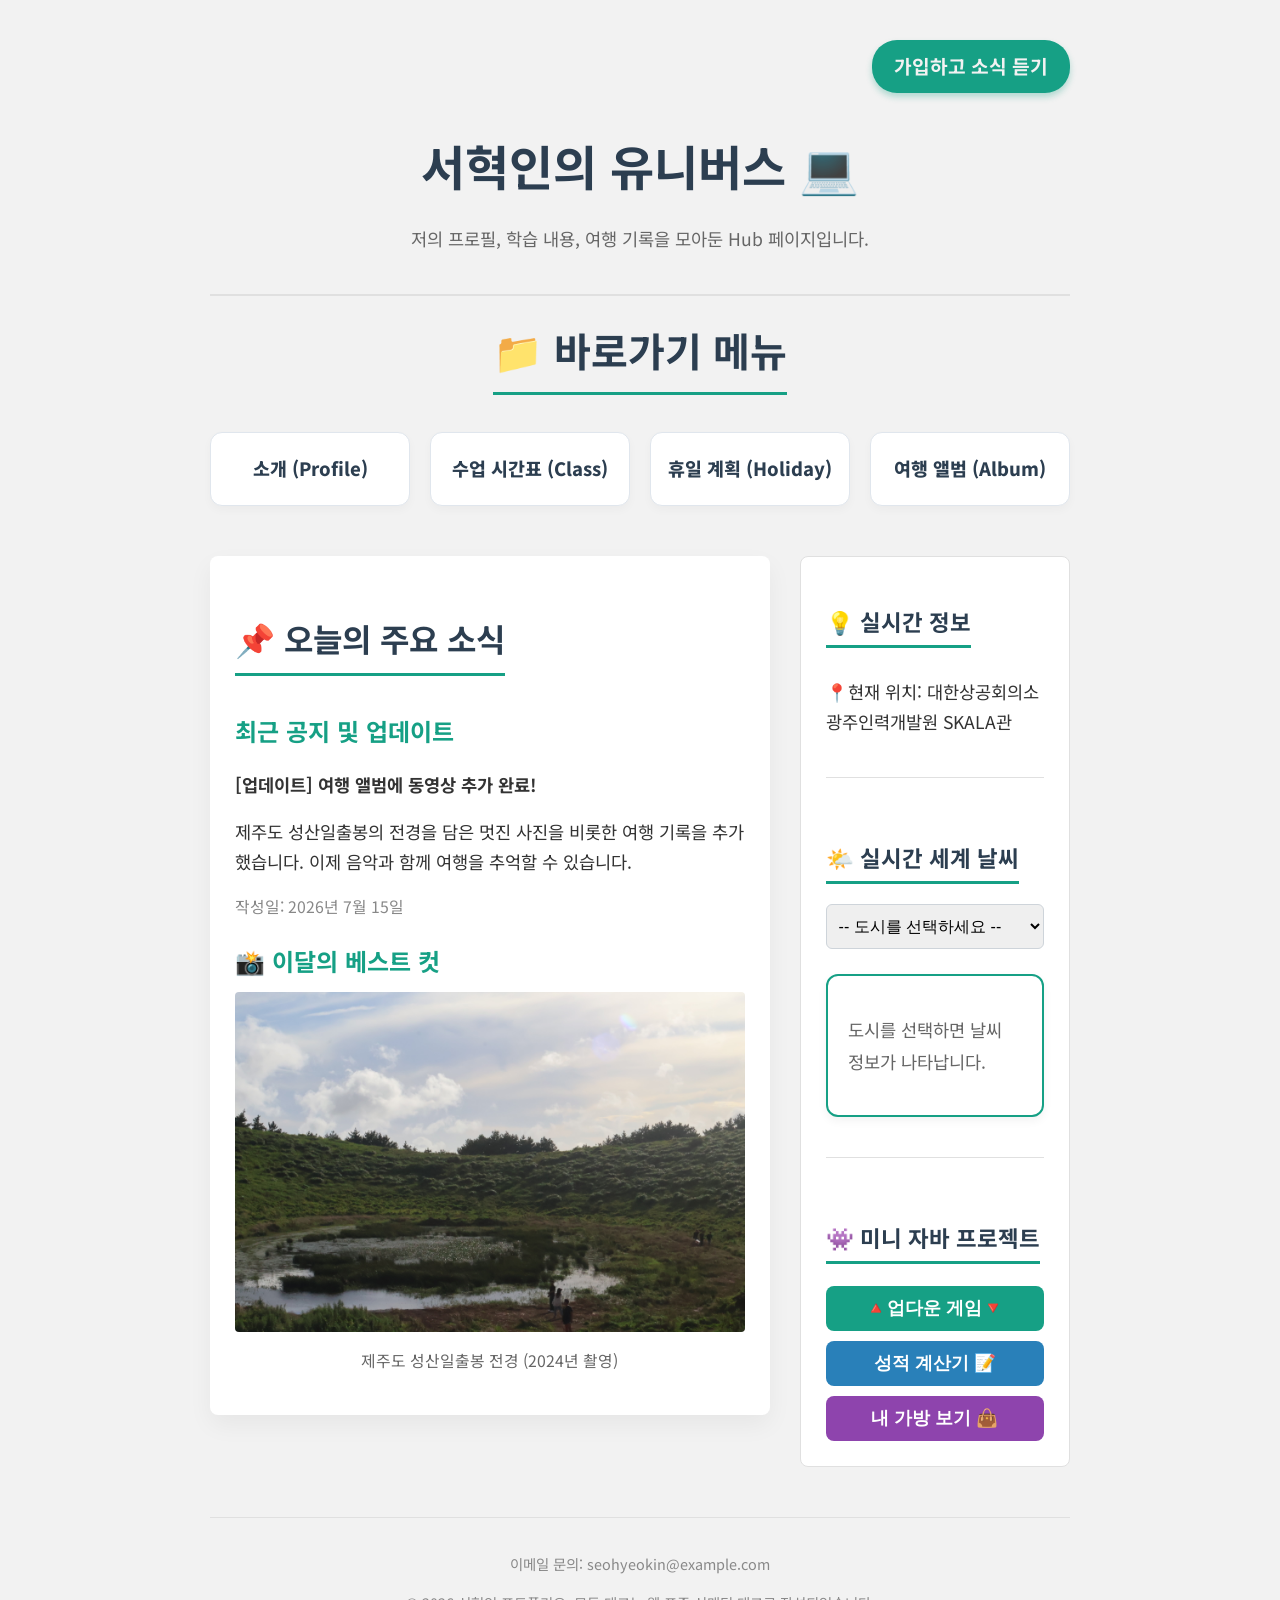
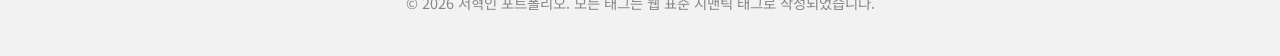
<file: html/index.html>
<!DOCTYPE html>
<html lang="ko">
<head>
    <meta charset="UTF-8">
    <meta name="viewport" content="width=device-width, initial-scale=1.0">
    <title>Welcome SKALA Hub</title>
    <link rel="stylesheet" href="../css/style.css">
</head>
<body>
    <!-- 전체를 감싸는 중앙 정렬 컨테이너 -->
    <div class="container">
        
        <!-- 상단 유틸리티 메뉴 -->
        <div class="top-util">
            <a href="signup.html">가입하고 소식 듣기</a>
        </div>

        <!-- 1. 헤더 (환영 인사) -->
        <header>
            <h1>서혁인의 유니버스 💻</h1>
            <p>저의 프로필, 학습 내용, 여행 기록을 모아둔 Hub 페이지입니다.</p>
        </header>
        
        <hr style="height: 2px;">
        
        <!-- 2. 네비게이션 메뉴 (<nav>) -->
        <nav>
            <h2>📁 바로가기 메뉴</h2>
            <ul>
                <li><a href="myProfile.html">소개 (Profile)</a></li>
                <li><a href="myClass.html">수업 시간표 (Class)</a></li>
                <li><a href="myHoliday.html">휴일 계획 (Holiday)</a></li>
                <li><a href="myTrip.html">여행 앨범 (Album)</a></li>
            </ul>
        </nav>

        <!-- 3. 포털 컨텐츠 컨테이너 (Flexbox 적용) -->
        <div class="portal-container">
            
            <!-- 메인 컨텐츠 영역 (<main>) -->
            <main>
                <h2>📌 오늘의 주요 소식</h2>
                
                <h3>최근 공지 및 업데이트</h3>
                <p><strong>[업데이트] 여행 앨범에 동영상 추가 완료!</strong></p>
                <p>제주도 성산일출봉의 전경을 담은 멋진 사진을 비롯한 여행 기록을 추가했습니다. 이제 음악과 함께 여행을 추억할 수 있습니다.</p>
                <p style="color: #888; font-size: 0.9em;">작성일: 2026년 7월 15일</p>

                <h3>📸 이달의 베스트 컷</h3>
                <!-- 이전에 구조를 잡았던 에셋 폴더의 상대 경로 적용 -->
                <img src="../media/jejudo.jpeg" alt="제주도 성산일출봉">
                <p style="text-align: center; font-size: 0.9em; color: #666;">제주도 성산일출봉 전경 (2024년 촬영)</p>
            </main>

            <!-- 사이드바 영역 (<aside>) -->
            <aside>
                <h2>💡 실시간 정보</h2>
                <p>📍현재 위치: 대한상공회의소 광주인력개발원 SKALA관</p>
                <hr>
                <h2>🌤️ 실시간 세계 날씨</h2>
                <select id="city-selector" style="width: 100%; padding: 8px; margin-bottom: 10px;">
                    <option value="">-- 도시를 선택하세요 --</option>
                    <option value="seoul">대한민국 서울 KR</option>
                    <option value="newyork">미국 뉴욕 US</option>
                    <option value="tokyo">일본 도쿄 JP</option>
                </select>

                <div id="weather-box" style="
                    border: 2px solid #16a085; 
                    padding: 20px; 
                    border-radius: 12px; 
                    margin-top: 15px; 
                    background-color: #ffffff; 
                    box-shadow: 0 4px 10px rgba(0,0,0,0.05);
                    text-align: left; 
                    line-height: 1.8;">
                    <p style="color: #666;">도시를 선택하면 날씨 정보가 나타납니다.</p>
                </div>
                <hr>
                <h2>👾 미니 자바 프로젝트</h2>
                <button onclick="startUpDownGame()" style="width: 100%; height: 45px; background-color: #16a085; color: white; border: none; border-radius: 8px; font-weight: bold; font-size: 1.1rem; cursor: pointer; transition: 0.3s; margin-top: 10px;">
                    🔺업다운 게임🔻
                </button>
                <button onclick="calculateGrade()" style="width: 100%; height: 45px; background-color: #2980b9; color: white; border: none; border-radius: 8px; font-weight: bold; font-size: 1.1rem; cursor: pointer; transition: 0.3s; margin-top: 10px;">
                    성적 계산기 📝
                </button>
                <button onclick="showMyBag()" style="width: 100%; height: 45px; background-color: #8e44ad; color: white; border: none; border-radius: 8px; font-weight: bold; font-size: 1.1rem; cursor: pointer; transition: 0.3s; margin-top: 10px;">
                    내 가방 보기 👜
                </button>
            </aside>

        </div>

        <!-- 4. 꼬리말 (<footer>) -->
        <footer>
            <p>이메일 문의: seohyeokin@example.com</p>
            <p>&copy; 2026 서혁인 포트폴리오. 모든 태그는 웹 표준 시맨틱 태그로 작성되었습니다.</p>
        </footer>
        
    </div>
    <script src="../script/upDown.js"></script>
    <script src="../script/grade.js"></script>
    <script src="../script/bag.js"></script>
    <script type="module" src="../script/realtimeInfo.js"></script>
</body>
</html>
</file>
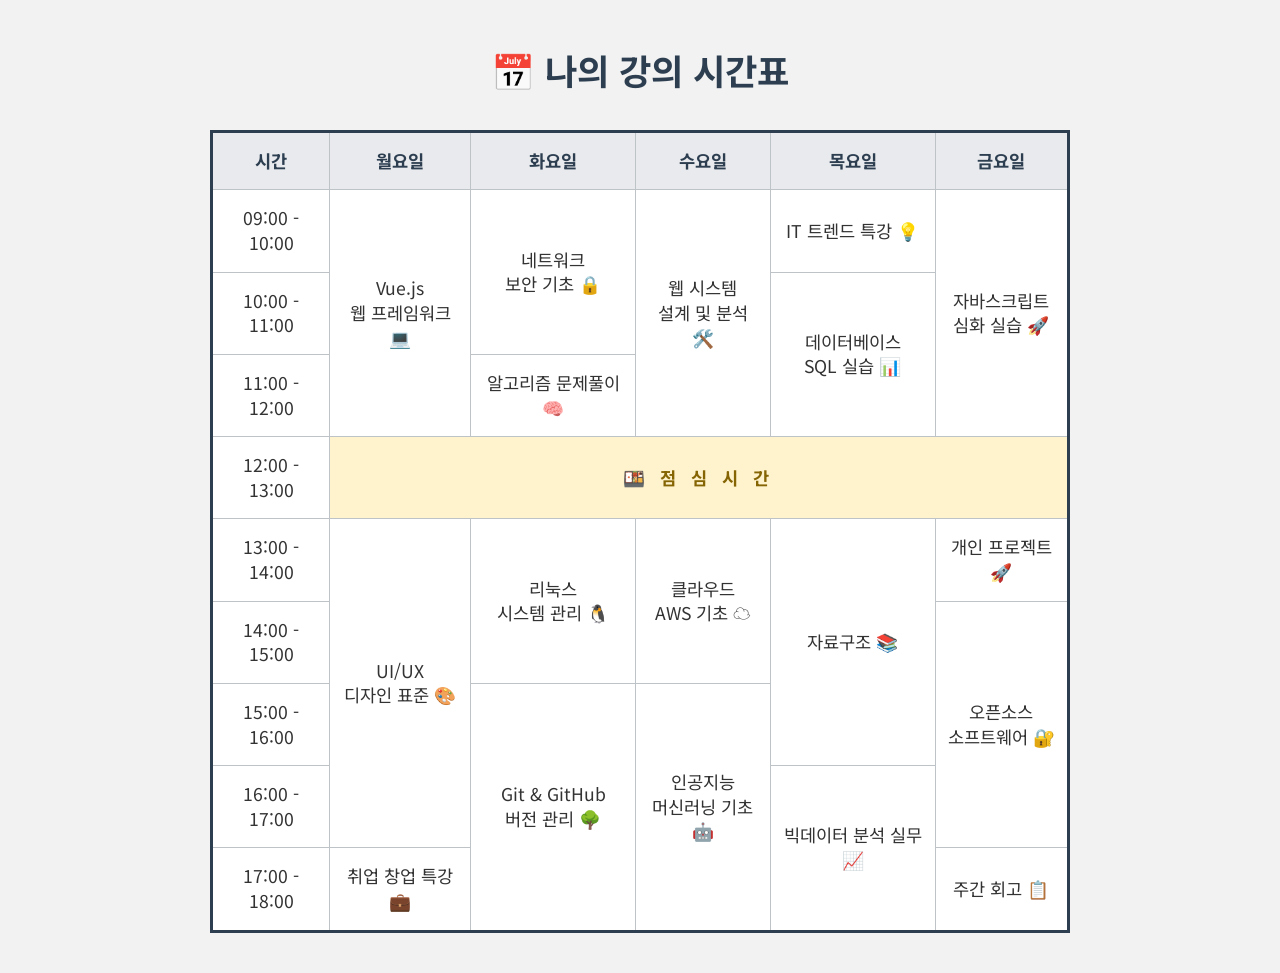
<file: html/myClass.html>
<!DOCTYPE html>
<html lang="ko">
<head>
    <meta charset="UTF-8">
    <meta name="viewport" content="width=device-width, initial-scale=1.0"> <!-- 🎯 모바일 반응형 필수 태그 추가 -->
    <title>나의 강의 일정</title>
    <link rel="stylesheet" href="../css/style.css">
</head>
<body>
    <!-- 전체를 감싸는 중앙 정렬 컨테이너 -->
    <div class="container">
        <h1>📅 나의 강의 시간표</h1>
        
        <table>
            <!-- 테이블 헤더 (요일) -->
            <thead>
                <tr>
                    <th>시간</th>
                    <th>월요일</th>
                    <th>화요일</th>
                    <th>수요일</th>
                    <th>목요일</th>
                    <th>금요일</th>
                </tr>
            </thead>
            
            <!-- 테이블 본문 (시간 및 과목) -->
            <tbody>
                <!-- 오전 수업 -->
                <tr>
                    <td>09:00 - 10:00</td>
                    <td rowspan="3">Vue.js<br>웹 프레임워크 💻</td>
                    <td rowspan="2">네트워크<br>보안 기초 🔒</td>
                    <td rowspan="3">웹 시스템<br>설계 및 분석 🛠️</td>
                    <td>IT 트렌드 특강 💡</td>
                    <td rowspan="3">자바스크립트<br>심화 실습 🚀</td>
                </tr>
                <tr>
                    <td>10:00 - 11:00</td>
                    <td rowspan="2">데이터베이스<br>SQL 실습 📊</td>
                </tr>
                <tr>
                    <td>11:00 - 12:00</td>
                    <td>알고리즘 문제풀이 🧠</td>
                </tr>
                
                <!-- 점심 시간 -->
                <tr>
                    <td>12:00 - 13:00</td>
                    <td colspan="5" class="lunch-time">🍱 점 심 시 간</td>
                </tr>
                
                <!-- 오후 수업 -->
                <tr>
                    <td>13:00 - 14:00</td>
                    <td rowspan="4">UI/UX<br>디자인 표준 🎨</td>
                    <td rowspan="2">리눅스<br>시스템 관리 🐧</td>
                    <td rowspan="2">클라우드<br>AWS 기초 ☁️</td>
                    <td rowspan="3">자료구조 📚</td>
                    <td>개인 프로젝트 🚀</td>
                </tr>
                <tr>
                    <td>14:00 - 15:00</td>
                    <td rowspan="3">오픈소스<br>소프트웨어 🔐</td>
                </tr>
                <tr>
                    <td>15:00 - 16:00</td>
                    <td rowspan="3">Git & GitHub<br>버전 관리 🌳</td>
                    <td rowspan="3">인공지능<br>머신러닝 기초 🤖</td>
                </tr>
                <tr>
                    <td>16:00 - 17:00</td>
                    <td rowspan="2">빅데이터 분석 실무 📈</td>
                </tr>
                <tr>
                    <td>17:00 - 18:00</td>
                    <td>취업 창업 특강 💼</td>
                    <td>주간 회고 📋</td>
                </tr>
            </tbody>
        </table>
    </div>
</body>
</html>
</file>
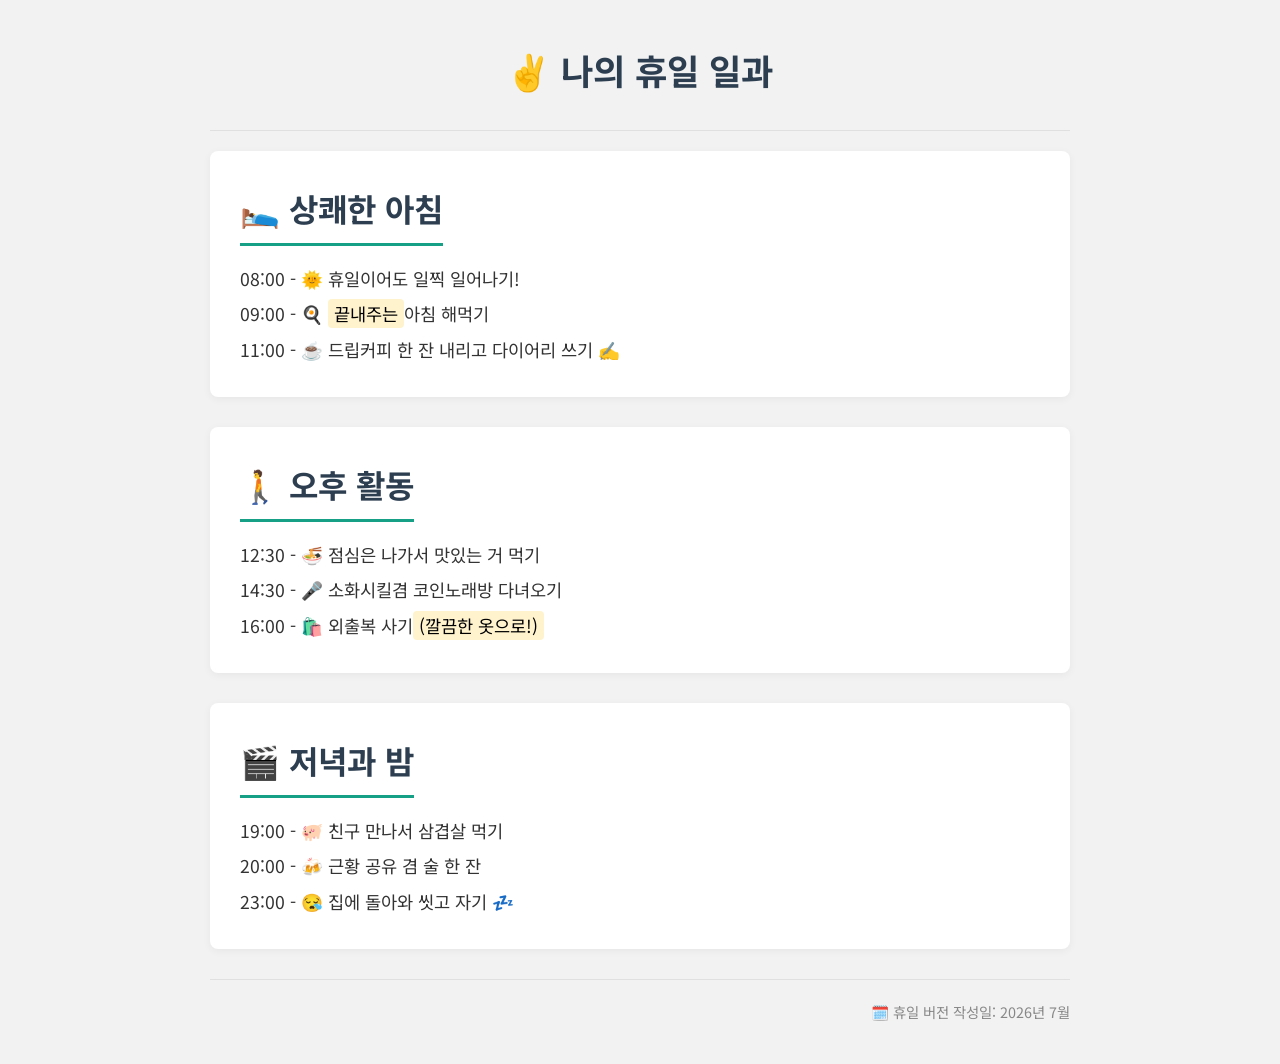
<file: html/myHoliday.html>
<!DOCTYPE html>
<html lang="ko">
<head>
    <meta charset="UTF-8">
    <meta name="viewport" content="width=device-width, initial-scale=1.0">
    <title>나의 휴일 일과</title>
    <link rel="stylesheet" href="../css/style.css">
</head>
<body>
    <!-- 전체를 감싸는 중앙 정렬 컨테이너 -->
    <div class="container">
        
        <h1>✌️ 나의 휴일 일과</h1>
        <hr>

        <!-- 1. 아침 영역 카드 -->
        <div class="card">
            <h2>🛌 상쾌한 아침</h2>
            <p>
                08:00 - 🌞 휴일이어도 일찍 일어나기! <br>
                09:00 - 🍳 <mark>끝내주는</mark>아침 해먹기<br>
                11:00 - ☕ 드립커피 한 잔 내리고 다이어리 쓰기 ✍️
            </p>
        </div>

        <!-- 2. 오후 영역 카드 -->
        <div class="card">
            <h2>🚶 오후 활동</h2>
            <p>
                12:30 - 🍜 점심은 나가서 맛있는 거 먹기<br>
                14:30 - 🎤 소화시킬겸 코인노래방 다녀오기<br>
                16:00 - 🛍️ 외출복 사기<mark>(깔끔한 옷으로!)</mark>
            </p>
        </div>

        <!-- 3. 저녁 영역 카드 -->
        <div class="card">
            <h2>🎬 저녁과 밤</h2>
            <p>
                19:00 - 🐖 친구 만나서 삼겹살 먹기<br>
                20:00 - 🍻 근황 공유 겸 술 한 잔<br>
                23:00 - 😪 집에 돌아와 씻고 자기 💤
            </p>
        </div>

        <hr>
        
        <!-- 하단 작성일 정보 -->
        <p class="date-info">🗓️ 휴일 버전 작성일: 2026년 7월</p>
        
    </div>
</body>
</html>
</file>
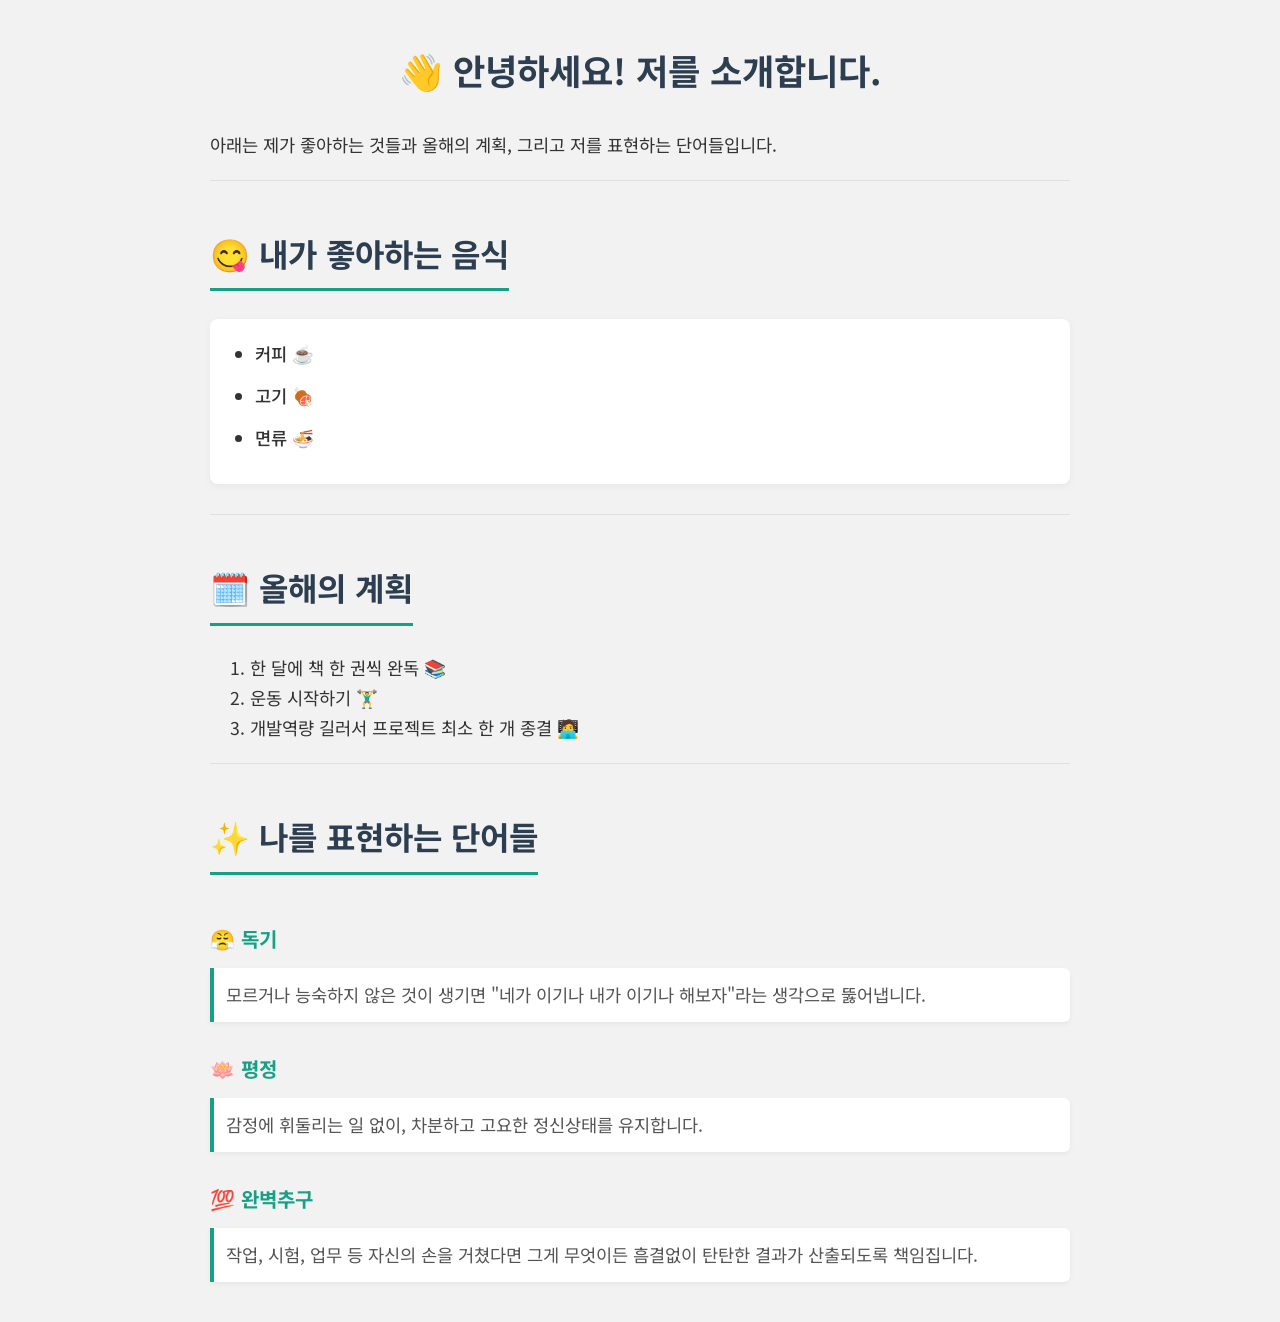
<file: html/myProfile.html>
<!DOCTYPE html>
<html lang="ko">
<head>
    <meta charset="UTF-8">
    <meta name="viewport" content="width=device-width, initial-scale=1.0">
    <title>나의 소개</title>
    <link rel="stylesheet" href="../css/style.css">
</head>
<body>
    <div class="container">
    <h1>👋 안녕하세요! 저를 소개합니다.</h1>
    <p>아래는 제가 좋아하는 것들과 올해의 계획, 그리고 저를 표현하는 단어들입니다.</p>

    <hr>

    <h2>😋 내가 좋아하는 음식</h2>
    <ul class="profile-list">
        <li>커피 ☕️</li>
        <li>고기 🍖</li>
        <li>면류 🍜</li>
    </ul>

    <hr>

    <h2>🗓️ 올해의 계획</h2>
    <ol>
        <li>한 달에 책 한 권씩 완독 📚</li>
        <li>운동 시작하기 🏋️‍♂️</li>
        <li>개발역량 길러서 프로젝트 최소 한 개 종결 🧑‍💻</li>
    </ol>

    <hr>

    <h2>✨ 나를 표현하는 단어들</h2>
    <dl>
    <dt>😤 독기</dt>
    <dd>모르거나 능숙하지 않은 것이 생기면 "네가 이기나 내가 이기나 해보자"라는 생각으로 뚫어냅니다.</dd>

    <dt>🪷 평정</dt>
    <dd>감정에 휘둘리는 일 없이, 차분하고 고요한 정신상태를 유지합니다.</dd>

    <dt>💯 완벽추구</dt>
    <dd>작업, 시험, 업무 등 자신의 손을 거쳤다면 그게 무엇이든 흠결없이 탄탄한 결과가 산출되도록 책임집니다.</dd>
    </dl>
    </div>
</body>
</html>
</file>
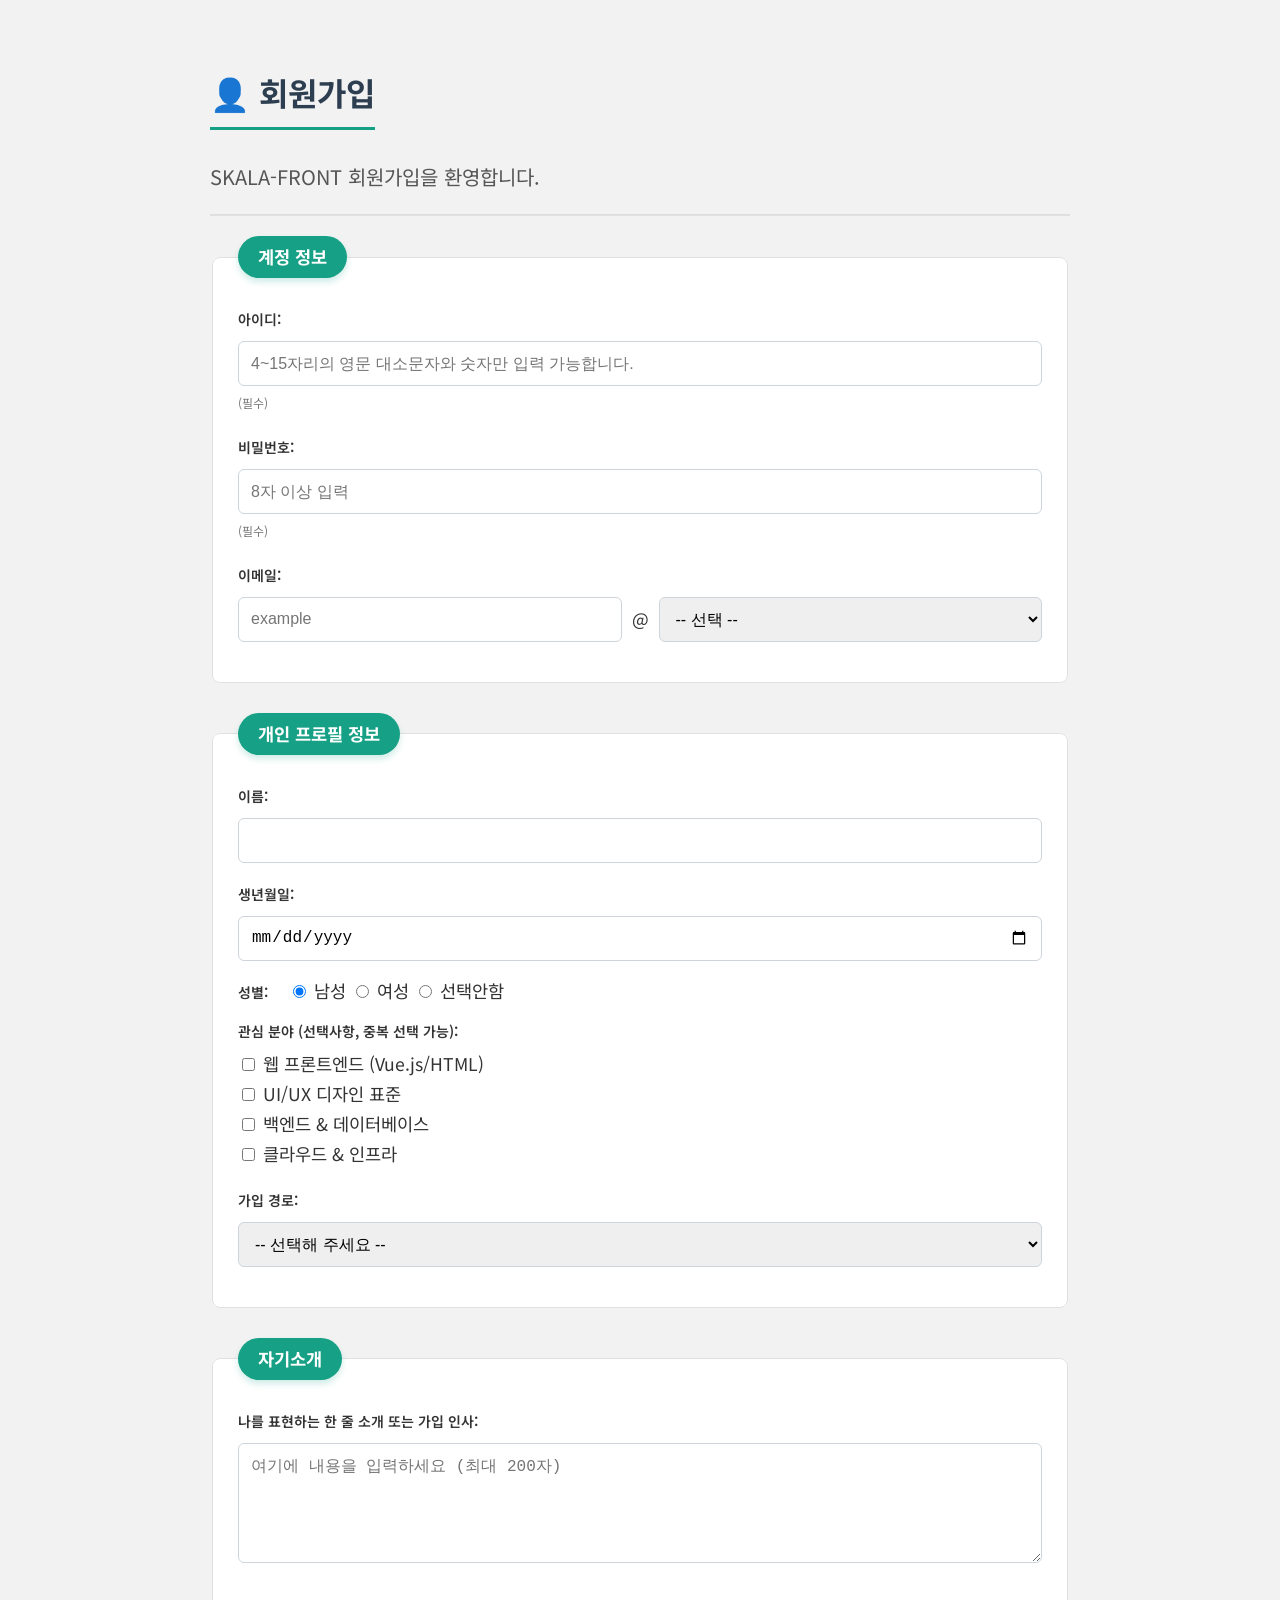
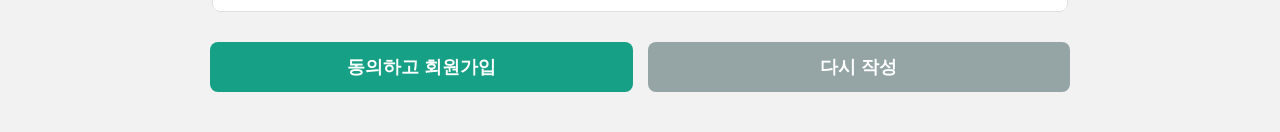
<file: html/signup.html>
<!DOCTYPE html>
<html lang="ko">
<head>
    <meta charset="UTF-8">
    <meta name="viewport" content="width=device-width, initial-scale=1.0">
    <title>회원가입</title>
    <link rel="stylesheet" href="../css/style.css">
</head>
<body>
    <!-- 전체를 감싸는 중앙 정렬 컨테이너 -->
    <div class="container">
        
        <h2>👤 회원가입</h2>
        <p style="font-size: 20px; color: #555;">SKALA-FRONT 회원가입을 환영합니다.</p>
        <hr style="border: 0; border-top: 1px solid #ddd; margin-bottom: 20px;">

        <!-- 회원가입 폼 시작 -->
        <form action="signUpResult.html" method="get">
            
            <!-- 1. 계정 정보 영역 -->
            <fieldset>
                <legend>계정 정보</legend>
                
                <div class="form-group">
                    <label for="userId" class="title">아이디:</label>
                    <input type="text" id="userId" name="userId" placeholder="4~15자리의 영문 대소문자와 숫자만 입력 가능합니다." required minlength="4" maxlength="15" pattern="^[a-zA-Z0-9]+$" title="4~15자리의 영문 대소문자와 숫자만 입력 가능합니다.">
                    <span class="required">(필수)</span>
                </div>
                
                <div class="form-group">
                    <label for="userPw" class="title">비밀번호:</label>
                    <input type="password" id="userPw" name="userPw" placeholder="8자 이상 입력" required minlength="8">
                    <span class="required">(필수)</span>
                </div>
                
                <div class="form-group email-group">
                    <label for="emailId" class="title">이메일:</label>
                    <div class="email-input-container">
                        <!-- 이메일 아이디 입력 필수 -->
                        <input type="text" id="emailId" name="emailId" placeholder="example" required>
                        <span>@</span>
                        <!-- 도메인 선택 필수 -->
                        <select name="emailDomain" id="emailDomain" required>
                            <option value="">-- 선택 --</option>
                            <option value="direct">직접 입력</option>
                            <option value="naver.com">naver.com</option>
                            <option value="gmail.com">gmail.com</option>
                        </select>
                    </div>    
                </div>
            </fieldset>

            <!-- 2. 개인 프로필 정보 영역 -->
            <fieldset>
                <legend>개인 프로필 정보</legend>
                
                <div class="form-group">
                    <label for="userName" class="title">이름:</label>
                    <input type="text" id="userName" name="userName" required>
                </div>
                
                <div class="form-group">
                    <label for="birthDate" class="title">생년월일:</label>
                    <input type="date" id="birthDate" name="birthDate" required>
                </div>
                
                <!-- 성별 (인라인 스타일로 레이아웃 강제 교정) -->
                <div class="form-group">
                    <label class="title" style="width: auto !important; margin-right: 15px !important;">성별:</label>
                    <label><input type="radio" name="gender" value="male" checked> 남성</label>
                    <label><input type="radio" name="gender" value="female"> 여성</label>
                    <label><input type="radio" name="gender" value="none"> 선택안함</label>
                </div>

                <!-- 관심 분야 -->
                <div class="form-group">
                    <label class="title" style="display: block !important; width: auto !important; margin-bottom: 5px !important;">관심 분야 (선택사항, 중복 선택 가능):</label>
                    <label><input type="checkbox" name="interest" value="frontend"> 웹 프론트엔드 (Vue.js/HTML)</label><br>
                    <label><input type="checkbox" name="interest" value="uiux"> UI/UX 디자인 표준</label><br>
                    <label><input type="checkbox" name="interest" value="backend"> 백엔드 & 데이터베이스</label><br>
                    <label><input type="checkbox" name="interest" value="cloud"> 클라우드 & 인프라</label>
                </div>
                
                <!-- 가입 경로 -->
                <div class="form-group">
                    <label for="route" class="title">가입 경로:</label>
                    <select id="route" name="route" required>
                        <option value="">-- 선택해 주세요 --</option>
                        <option value="search">검색</option>
                        <option value="ad">광고</option>
                        <option value="friend">지인 추천</option>
                    </select>
                </div>
            </fieldset>

            <!-- 3. 자기소개 영역 -->
            <fieldset>
                <legend>자기소개</legend>
                <div class="form-group">
                    <label for="intro" class="title" style="width: 100%;">나를 표현하는 한 줄 소개 또는 가입 인사:</label>
                    <textarea id="intro" name="intro" placeholder="여기에 내용을 입력하세요 (최대 200자)" required></textarea>
                </div>
            </fieldset>

            <!-- 4. 하단 버튼 영역 -->
            <div class="button-group">
                <button type="submit">동의하고 회원가입</button>
                <button type="reset">다시 작성</button>
            </div>
            
        </form>
    </div>
</body>
</html>
</file>
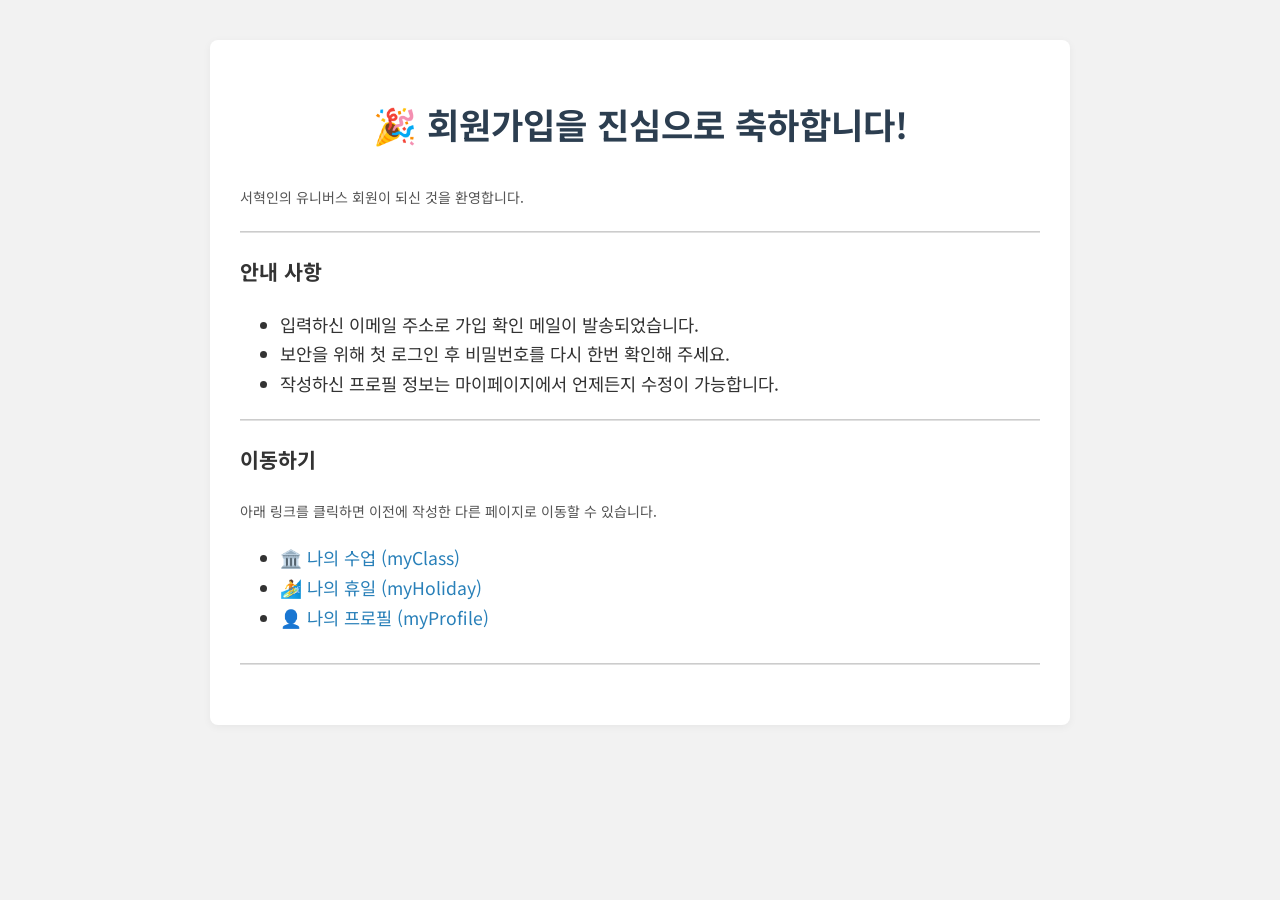
<file: html/signUpResult.html>
<!DOCTYPE html>
<html lang="ko">
<head>
    <meta charset="UTF-8">
    <meta name="viewport" content="width=device-width, initial-scale=1.0">
    <title>회원가입 결과</title>
    <link rel="stylesheet" href="../css/style.css">
</head>
<body>
    <!-- 전체를 감싸는 중앙 정렬 컨테이너 -->
    <div class="container">
        
        <!-- 하얀색 둥근 배경 박스 (Card) -->
        <div class="card">
            
            <!-- 1. 축하 메시지 영역 -->
            <h1>🎉 회원가입을 진심으로 축하합니다!</h1>
            <p style="font-size: 14px; color: #555;">서혁인의 유니버스 회원이 되신 것을 환영합니다.</p>
            
            <hr style="border: 0; border-top: 1px solid #ccc; margin: 20px 0;">

            <!-- 2. 안내 사항 영역 -->
            <h3>안내 사항</h3>
            <ul>
                <li>입력하신 이메일 주소로 가입 확인 메일이 발송되었습니다.</li>
                <li>보안을 위해 첫 로그인 후 비밀번호를 다시 한번 확인해 주세요.</li>
                <li>작성하신 프로필 정보는 마이페이지에서 언제든지 수정이 가능합니다.</li>
            </ul>
            
            <hr style="border: 0; border-top: 1px solid #ccc; margin: 20px 0;">
            
            <!-- 3. 바로가기 링크 영역 -->
            <h3>이동하기</h3>
            <p style="font-size: 14px; color: #555;">아래 링크를 클릭하면 이전에 작성한 다른 페이지로 이동할 수 있습니다.</p>
            
            <ul class="link-list">
                <li><a href="myClass.html">🏛️ 나의 수업 (myClass)</a></li>
                <li><a href="myHoliday.html">🏄 나의 휴일 (myHoliday)</a></li>
                <li><a href="myProfile.html">👤 나의 프로필 (myProfile)</a></li>
            </ul>

            <hr style="border: 0; border-top: 1px solid #ccc; margin: 30px 0;">
            
        </div>
        
    </div>
</body>
</html>
</file>
<file: css/style.css>
/* =========================================
   [01] 외부 폰트 및 애니메이션 (Keyframes)
========================================= */
@import url('https://fonts.googleapis.com/css2?family=Noto+Sans+KR:wght@400;500;700&display=swap');

@keyframes fadeInDown {
    0% { opacity: 0; transform: translateY(-20px); }
    100% { opacity: 1; transform: translateY(0); }
}

/* =========================================
   [02] 공통 스타일 및 전체 레이아웃 (Global)
========================================= */
body {
    font-family: 'Apple SD Gothic Neo', 'Noto Sans KR', sans-serif;
    color: #333333;
    background-color: #f2f2f2;
    max-width: 900px;
    margin: 40px auto;
    padding: 0 20px;
    font-size: 1.1rem;
    line-height: 1.7;
}

.container {
    max-width: 900px;
    margin: 0 auto;
    padding: 0 20px;
}

hr {
    border: 0;
    height: 1px;
    background-color: #e0e0e0;
    margin: 40px 0;
}

h1 {
    font-size: 2.2rem;
    color: #2c3e50;
    text-align: center;
    margin-bottom: 30px;
}

h2 {
    font-size: 2rem;
    color: #2c3e50;
    border-bottom: 3px solid #16a085;
    padding-bottom: 8px;
    margin-top: 30px;
    margin-bottom: 15px;
    display: inline-block;
}

a {
    color: #2980b9;
    text-decoration: none;
    transition: all 0.2s ease;
}

a:hover {
    color: #117a65;
    text-decoration: underline;
}

.container > hr {
    margin: 20px 0 !important;
}

.container > h2 {
    margin-top: 25px !important;
    margin-bottom: 10px !important;
}

.container > dl {
    gap: 10px !important;
}

.container > dl dd {
    padding: 12px !important; 
}

dl dt {
    margin-bottom: 2px !important;
    margin-top: 20px !important;
}

dl dd {
    margin-bottom: 0 !important;
}

dl {
    gap: 0 !important;
}

/* =========================================
   [03] 페이지 구조 (Header, Main, Aside, Footer)
========================================= */
.top-util { display: flex; justify-content: flex-end; margin-bottom: 20px; }
.top-util a {
    font-size: 1.2rem; font-weight: bold; color: #f2f2f2;
    background-color: #16a085; padding: 10px 22px; border-radius: 25px;
    box-shadow: 0 4px 6px rgba(22, 160, 133, 0.3); text-decoration: none;
}
.top-util a:hover { background-color: #117a65; transform: translateY(-2px); text-decoration: none; }

header { text-align: center; margin-bottom: 40px; }
header h1 { font-size: 3rem; margin-bottom: 10px; animation: fadeInDown 1.2s ease-out forwards; } /* 등장 애니메이션 추가 */
header p { font-size: 1.1rem; color: #666666; }

.portal-container { display: flex; gap: 30px; align-items: flex-start; }
main { flex: 7; background-color: #ffffff; padding: 25px; border-radius: 8px; box-shadow: 0 10px 25px rgba(0,0,0,0.05); }
main h3 { font-size: 1.5rem; color: #16a085; margin-top: 20px; margin-bottom: 10px; }
aside { flex: 3; background-color: #ffffff; padding: 25px; border-radius: 8px; border: 1px solid #e0e0e0; }
footer { margin-top: 50px; padding-top: 20px; border-top: 1px solid #e0e0e0; text-align: center; font-size: 0.9rem; color: #888888; }

/* =========================================
   [04] 내비게이션 (Navigation)
========================================= */
nav { margin-top: -30px; margin-bottom: 50px; text-align: center; }
nav h2 { font-size: 2.5rem; margin-bottom: 20px; }
nav ul { list-style: none; padding: 0; display: flex; flex-wrap: wrap; gap: 20px; justify-content: center; }
nav li { flex: 1 1 0; min-width: 180px; }
nav a {
    display: block; width: 100%; box-sizing: border-box; font-size: 1.15rem; 
    font-weight: 800; padding: 20px 10px; color: #2c3e50; background-color: #ffffff; 
    border-radius: 12px; border: 1px solid #e0e6ed; box-shadow: 0 4px 10px rgba(0,0,0,0.03); 
    transition: all 0.3s ease;
}
nav a:hover { 
    background-color: #2980b9; color: #ffffff; border-color: #2980b9;
    transform: translateY(-5px); box-shadow: 0 8px 20px rgba(41, 128, 185, 0.25); text-decoration: none; 
}

/* =========================================
   [05] UI 컴포넌트 (Cards, Lists, Tables)
========================================= */
.card { background-color: #ffffff; padding: 30px; border-radius: 8px; box-shadow: 0 2px 8px rgba(0,0,0,0.05); margin-bottom: 30px; }
.card p { margin: 0; font-size: 1.1rem; line-height: 2; }
.card h2 { margin-top: 0; } 

ul.profile-list, ol.profile-list { background-color: #ffffff; padding: 20px 20px 20px 45px; border-radius: 8px; box-shadow: 0 2px 8px rgba(0,0,0,0.05); margin-bottom: 30px; }
ul.profile-list li, ol.profile-list li { margin-bottom: 12px; font-size: 1.1rem; font-weight: 500; }

dl { display: flex; flex-direction: column; gap: 20px; }
dt { font-size: 1.25rem; font-weight: bold; color: #16a085; margin-bottom: 8px; }
dd { margin: 0; background-color: #ffffff; padding: 18px; border-left: 4px solid #16a085; border-radius: 0 6px 6px 0; box-shadow: 0 2px 5px rgba(0,0,0,0.05); color: #555555; }

mark { background-color: #fff3cd; padding: 2px 6px; border-radius: 4px; }
.date-info { text-align: right; color: #888888; font-size: 0.9rem; margin-top: 20px; }

table { border-collapse: collapse; width: 100%; background-color: #ffffff; border: 3px solid #2c3e50; }
th, td { border: 1.5px solid #bdc3c7; padding: 16px 10px; text-align: center; line-height: 1.4; }
th { background-color: #e8eaed; color: #2c3e50; font-weight: bold; font-size: 1.1rem; }
.lunch-time { background-color: #fff3cd; font-weight: bold; letter-spacing: 5px; color: #856404; }

/* =========================================
   [06] 미디어 갤러리 (Images, Video, Audio)
========================================= */
img, audio { width: 100%; background-color: #f0f0f0; border-radius: 4px; display: block; }
img { min-height: 200px; object-fit: cover; }
video {
    width: 100%; aspect-ratio: 16 / 9; object-fit: cover; height: auto; display: block;
    background-color: #000; border-radius: 8px; box-shadow: 0 4px 12px rgba(0,0,0,0.1);
}

.media-item { margin-bottom: 25px; border-bottom: 1px solid #eee; padding-bottom: 15px; }
.media-item:has(video) { max-width: 700px; margin: 0 auto 40px auto; }
.caption { font-size: 12px; color: #555; margin-top: 8px; text-align: center; }

.trip-gallery { display: flex; gap: 20px; margin-bottom: 30px; }
.trip-gallery .trip-card { flex: 1; margin-bottom: 0; }
.trip-gallery .trip-card img { width: 100%; height: 250px; object-fit: cover; border-radius: 8px; }
.trip-gallery .caption { margin-top: 15px; font-size: 1.1rem; font-weight: bold; }

.trip-card { background-color: #ffffff; border: 1px solid #e0e0e0; padding: 20px; margin-bottom: 30px; border-radius: 12px; box-shadow: 0 4px 6px rgba(0,0,0,0.05); transition: all 0.3s ease; }
.trip-card:hover { transform: translateY(-8px); box-shadow: 0 12px 20px rgba(0,0,0,0.15); }

/* =========================================
   [07] 폼 스타일 (Forms & Inputs)
========================================= */
fieldset { border: 1px solid #e0e0e0; border-radius: 8px; padding: 25px; margin-bottom: 30px; background-color: #ffffff; position: relative; }
legend { font-weight: bold; color: #ffffff; background-color: #16a085; padding: 6px 20px; font-size: 1.1rem; border-radius: 30px; box-shadow: 0 4px 6px rgba(22, 160, 133, 0.2); }

.form-group { margin-bottom: 15px; }
label.title { display: inline-block; width: auto; font-size: 14px; font-weight: 600; }
.required { font-size: 12px; color: #777777; }

/* 기본 폼 속성 및 덮어쓰기 (Cascade 유지) */
input[type="text"], input[type="password"], input[type="date"], select, textarea { padding: 5px; border: 1px solid #cccccc; border-radius: 3px; }
textarea { width: 100%; height: 80px; box-sizing: border-box; margin-top: 5px; }

/* 미션 3: 폼 크기 확대 덮어쓰기 */
input[type="text"], input[type="password"], input[type="date"], select, textarea {
    width: 100%; height: 45px; padding: 0 12px; margin-top: 8px; border: 1px solid #ced4da; border-radius: 6px; box-sizing: border-box; font-size: 1rem;
}
textarea { height: 120px; padding: 12px; }

/* 이메일 정렬 레이아웃 */
.email-input-container { display: flex; gap: 10px; align-items: center; width: 100%; margin-top: 8px; }
.email-input-container input, .email-input-container select { flex: 1; margin-top: 0; }

/* 버튼 그룹 */
.button-group { text-align: center; margin-top: 20px; display: flex; gap: 15px; }
button { flex: 1; height: 50px; border: none; border-radius: 8px; font-size: 1.1rem; font-weight: bold; cursor: pointer; transition: 0.3s; }
button[type="submit"] { background-color: #16a085; color: white; }
button[type="reset"] { background-color: #95a5a6; color: white; }

/* =========================================
   [08] 미디어 쿼리 (반응형 웹 디자인)
========================================= */
@media (max-width: 786px) {
    .portal-container { flex-direction: column; }
    nav ul { flex-direction: column; }
    .trip-gallery { flex-direction: column; }
}

aside h2 {
    font-size: 1.4rem !important;
    margin-top: 20px !important;
    margin-bottom: 12px !important;
    padding-bottom: 5px !important;
}
</file>
